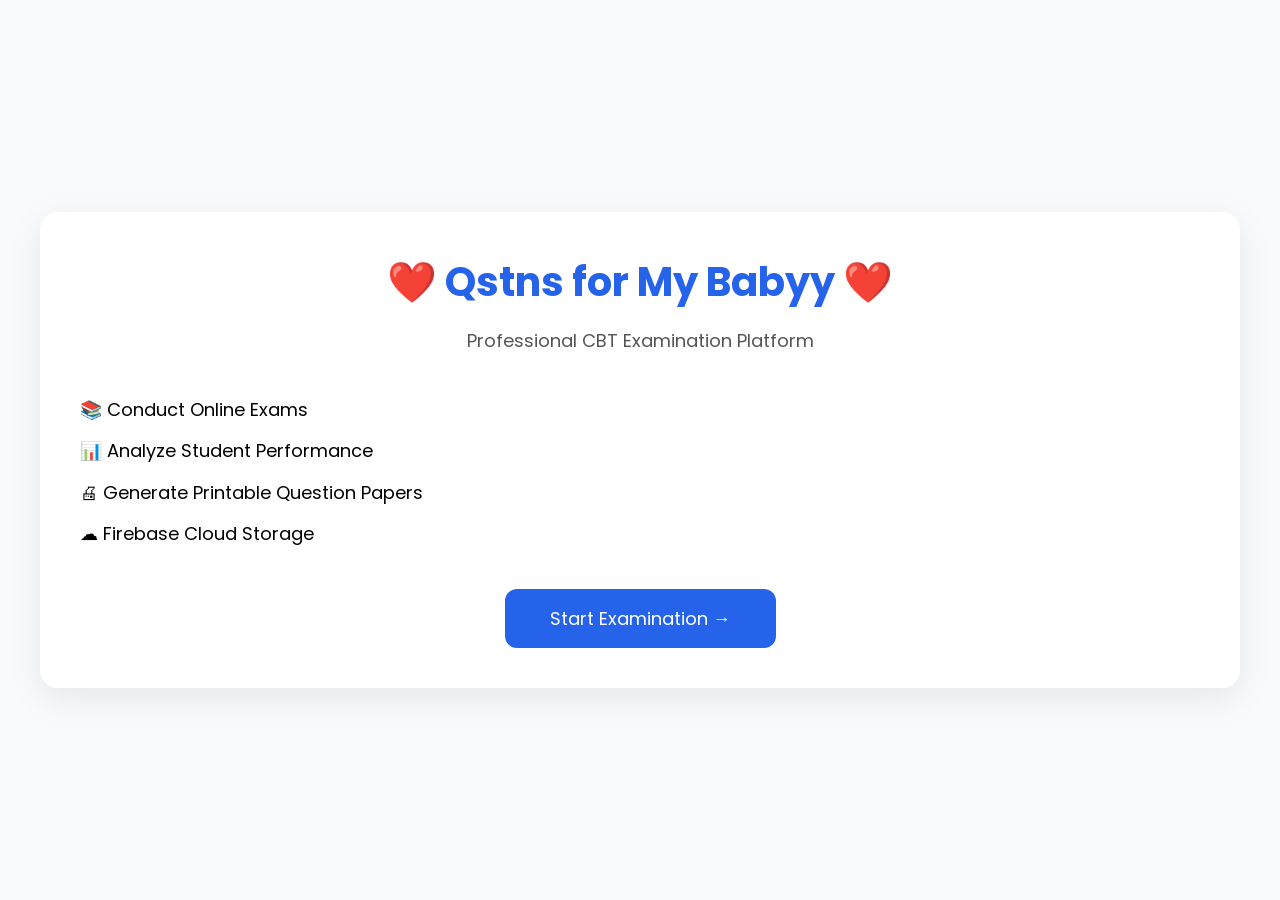
<file: index.html>
<!DOCTYPE html>
<html lang="en">

<head>

    <meta charset="UTF-8">
    <meta name="viewport" content="width=device-width, initial-scale=1.0">

    <title>Qstns for My Babyy ❤️</title>

    <link rel="stylesheet" href="css/style.css">

    <link rel="preconnect" href="https://fonts.googleapis.com">

    <link rel="preconnect" href="https://fonts.gstatic.com" crossorigin>

    <link href="https://fonts.googleapis.com/css2?family=Poppins:wght@300;400;500;600;700&display=swap" rel="stylesheet">

</head>

<body>

<div class="container">

    <div class="card">

        <h1>❤️ Qstns for My Babyy ❤️</h1>

        <p class="tagline">

            Professional CBT Examination Platform

        </p>

        <div class="features">

            <div>📚 Conduct Online Exams</div>

            <div>📊 Analyze Student Performance</div>

            <div>🖨 Generate Printable Question Papers</div>

            <div>☁ Firebase Cloud Storage</div>

        </div>

        <a href="student/login.html">

            <button>

                Start Examination →

            </button>

        </a>

    </div>

</div>

</body>

</html>
</file>
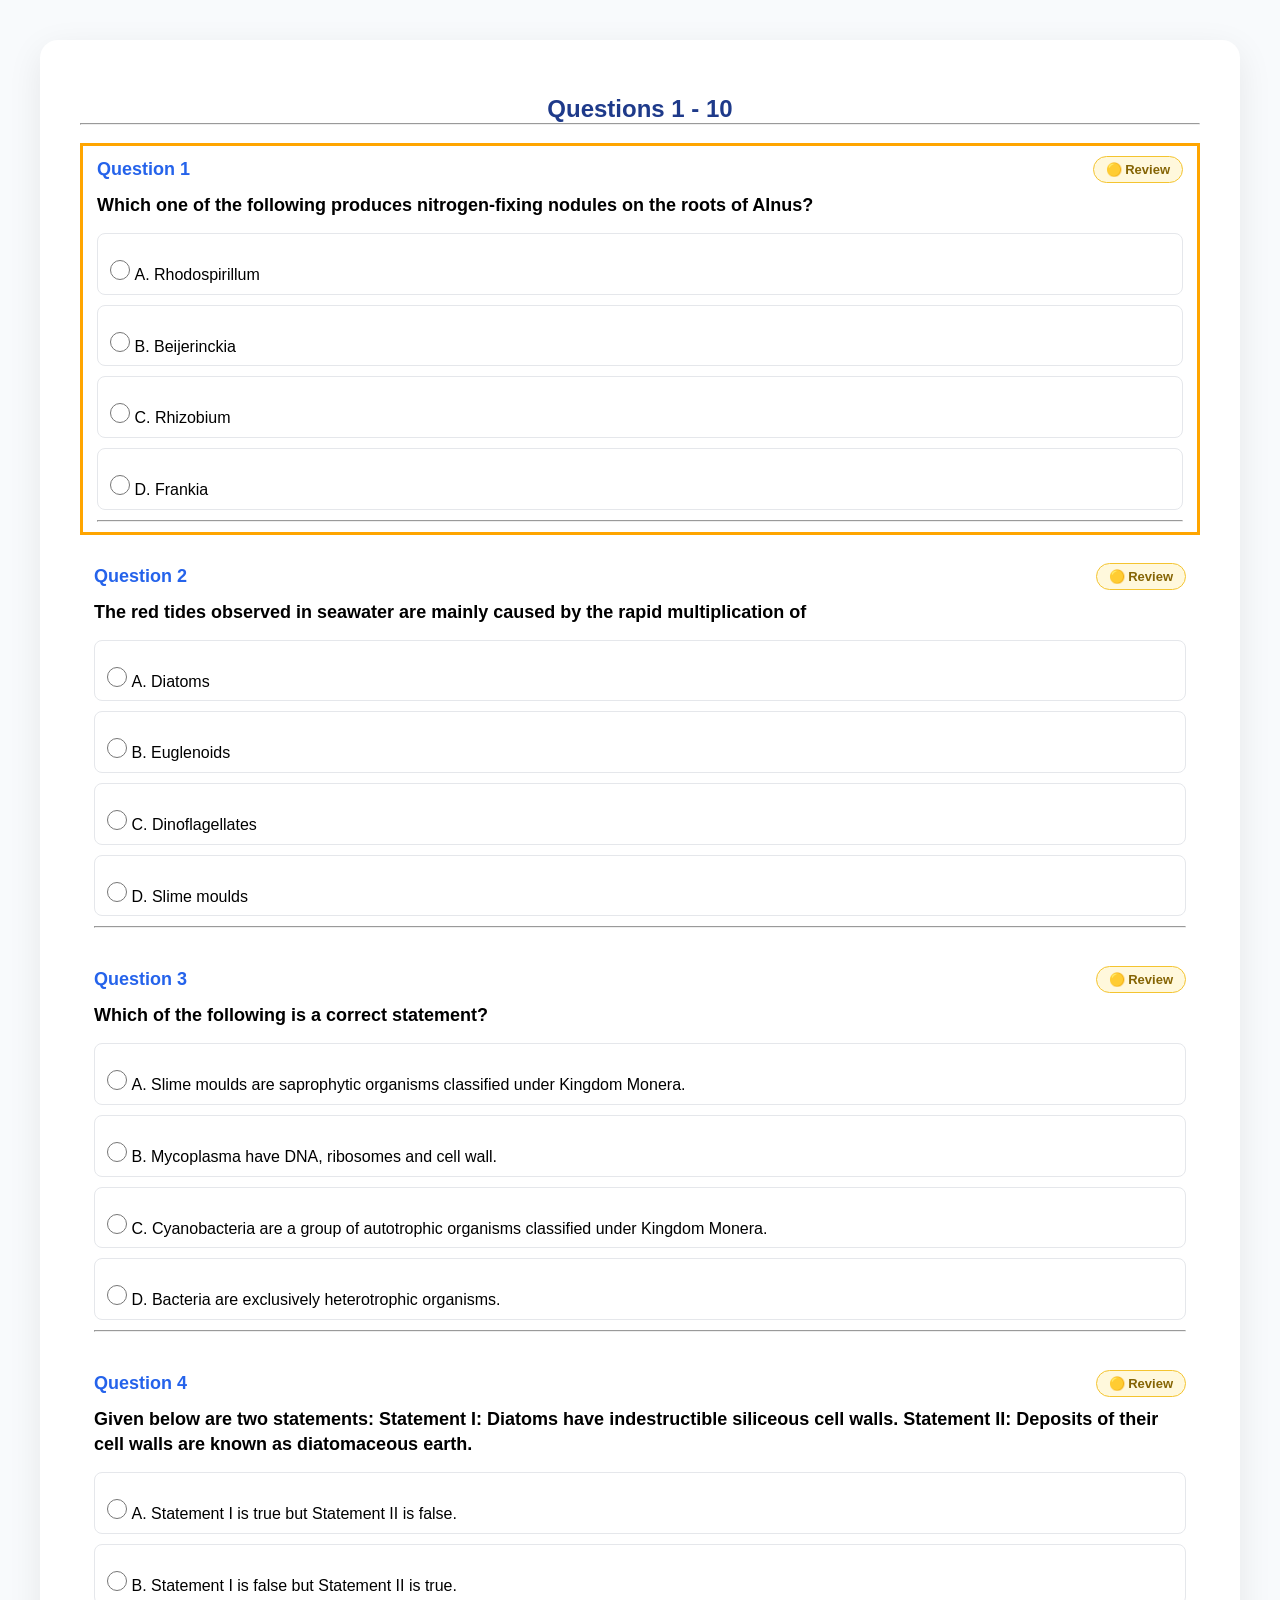
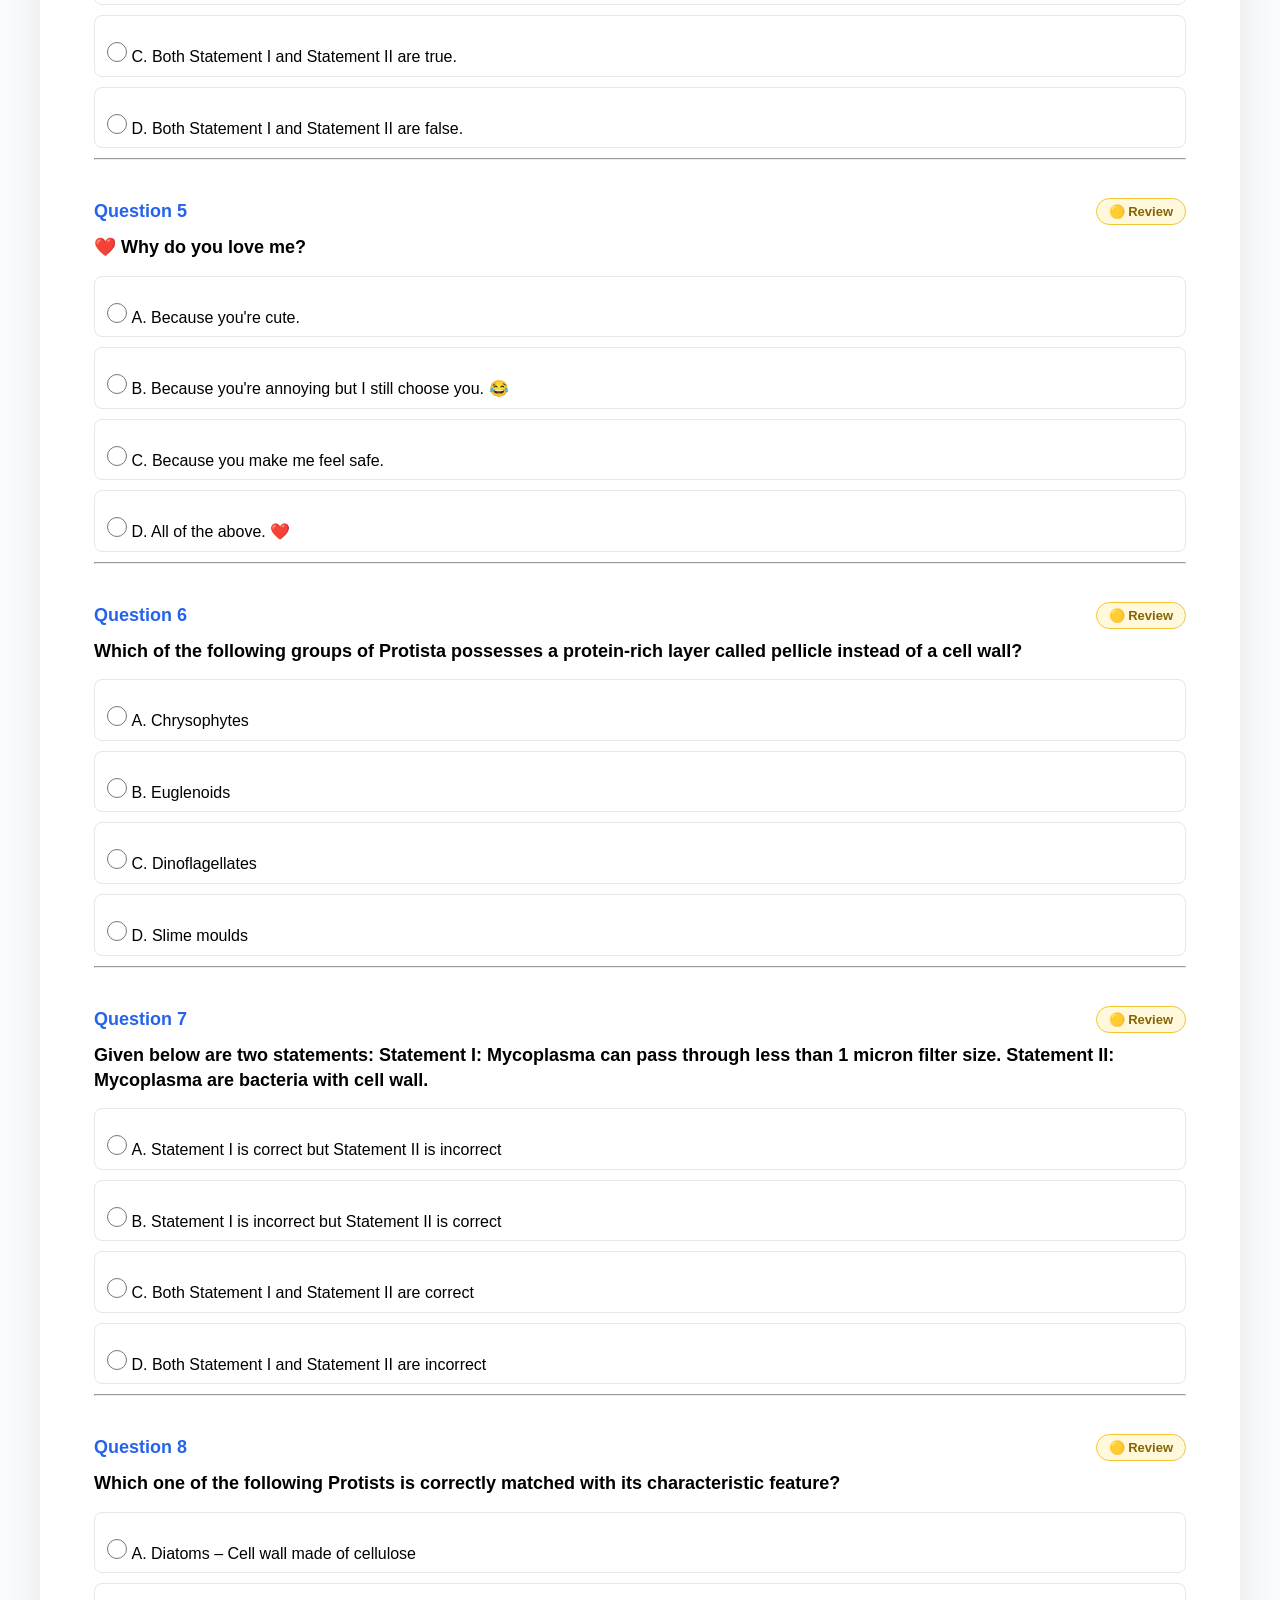
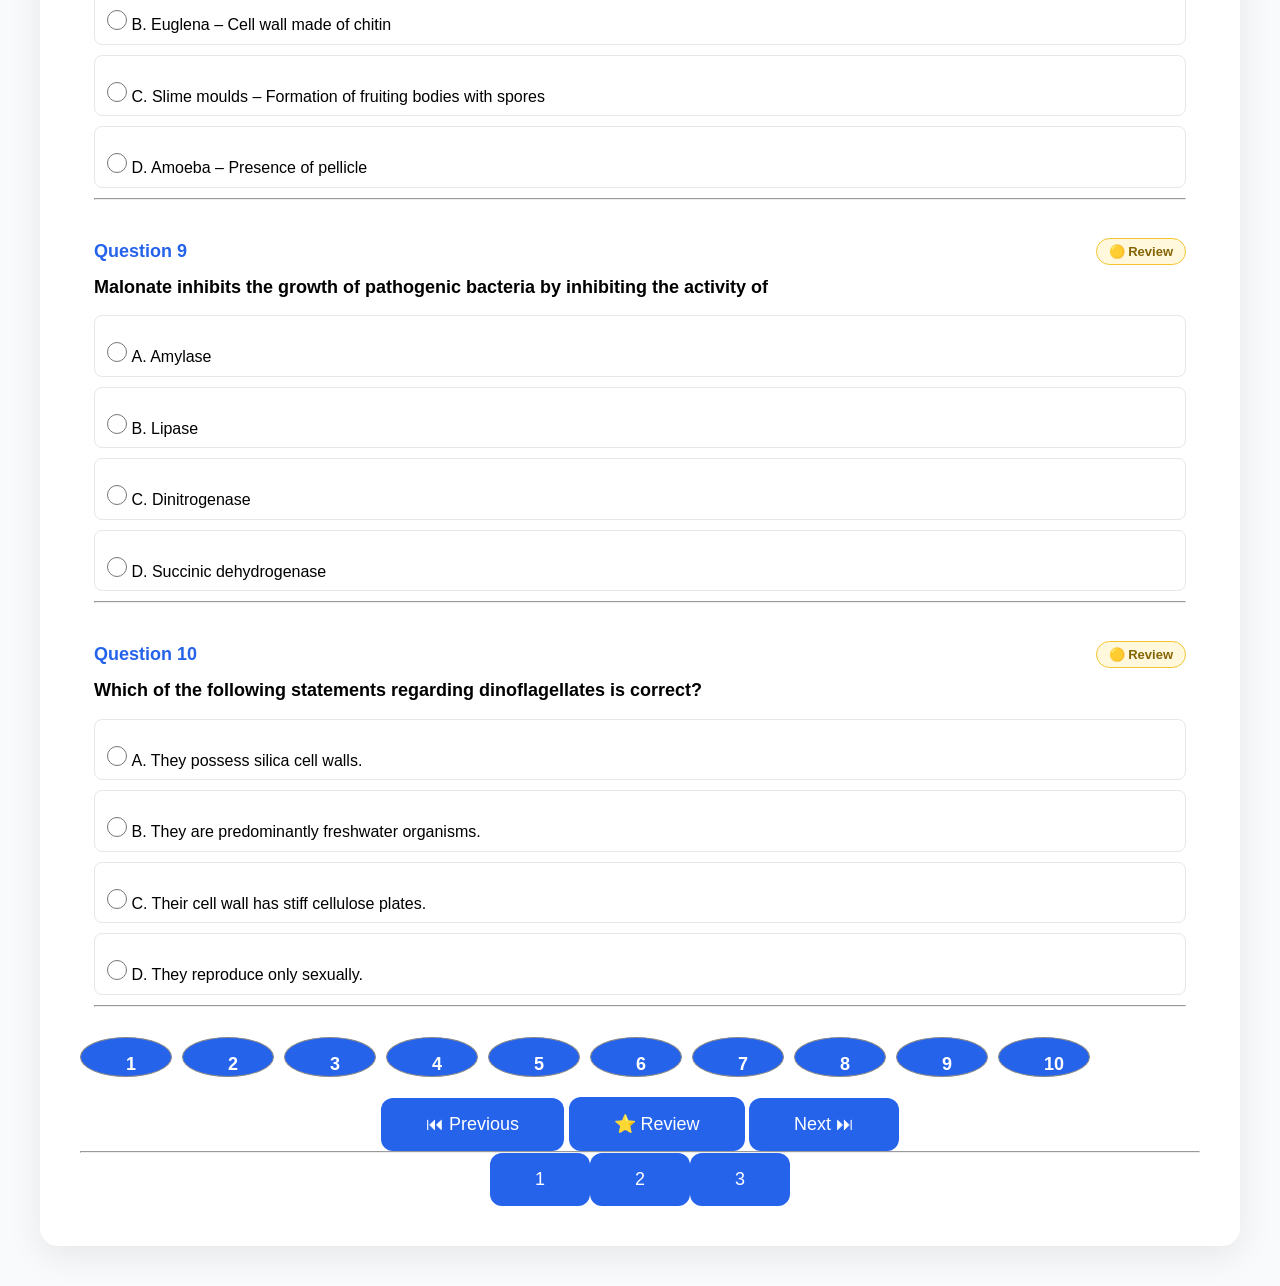
<file: student/exam.html>
<!DOCTYPE html>
<html lang="en">

<head>

    <meta charset="UTF-8">

    <meta name="viewport"
          content="width=device-width, initial-scale=1.0">

    <title>Exam</title>

    <link rel="stylesheet"
          href="../css/style.css">

</head>

<body>

<div class="container">

    <div class="card">

        <h2 id="pageTitle">

            Questions 1 - 10

        </h2>

        <hr>

        <div id="questionsContainer">

        </div>

        <div id="questionPalette" class="question-palette"></div>

        <div class="navigation">

            <button id="prevBtn">

                ⏮ Previous

            </button>

            <button id="reviewBtn">

                ⭐ Review

            </button>
            
    

            <button id="nextBtn">

    Next ⏭

</button>

<button id="submitBtn" style="display:none;">

    ✅ Submit Exam

</button>

        </div>

        <hr>

        <div id="pagePalette">

        </div>

    </div>

</div>

<script type="module" src="../js/exam.js"></script>

</body>

</html>
</file>
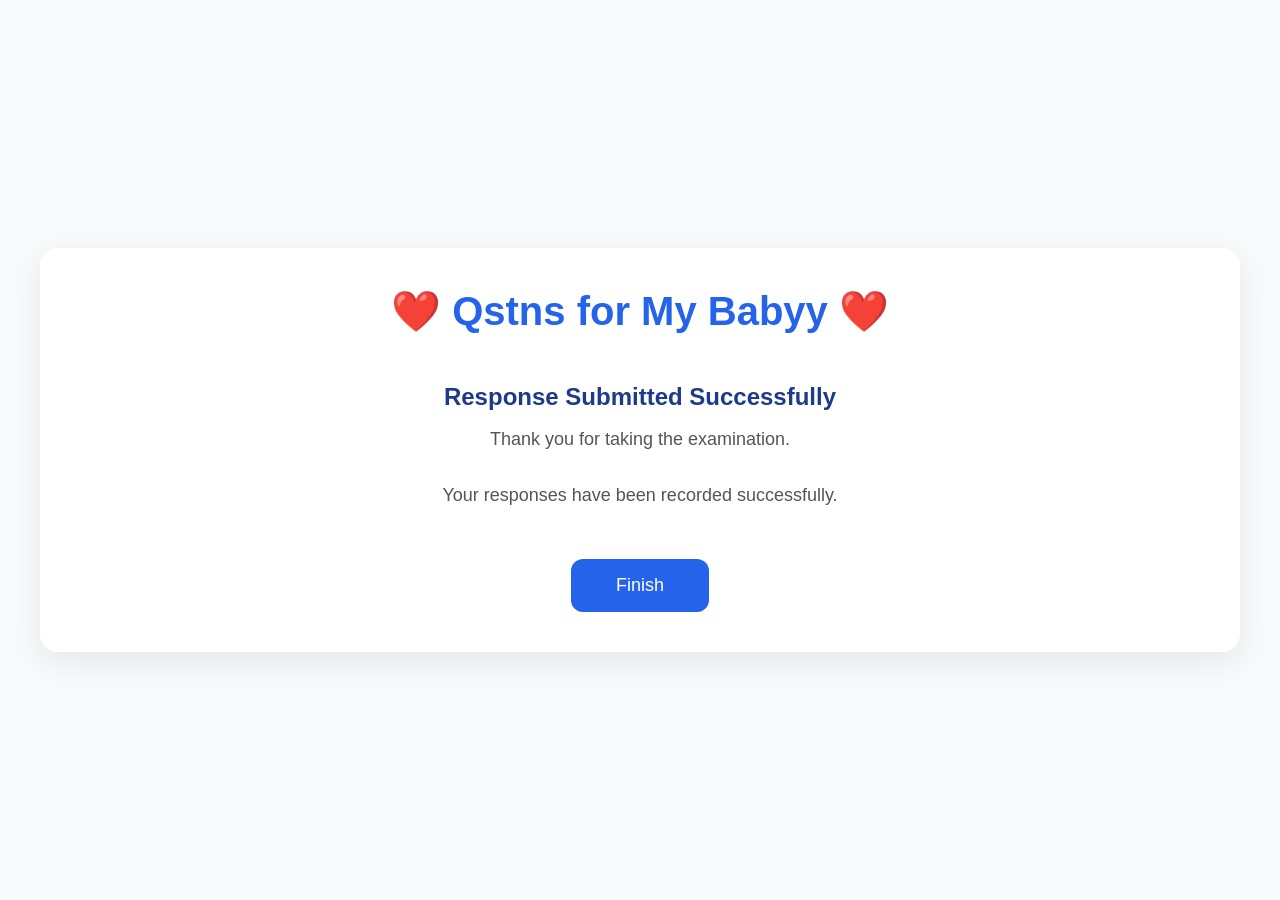
<file: student/thankyou.html>
<!DOCTYPE html>
<html lang="en">

<head>

<meta charset="UTF-8">

<meta name="viewport" content="width=device-width, initial-scale=1.0">

<title>Thank You</title>

<link rel="stylesheet" href="../css/style.css">

</head>

<body>

<div class="container">

    <div class="card">

        <h1>❤️ Qstns for My Babyy ❤️</h1>

        <br>

        <h2>Response Submitted Successfully</h2>

        <br>

        <p class="tagline">

            Thank you for taking the examination.

        </p>

        <p class="tagline">

            Your responses have been recorded successfully.

        </p>

        <br>

        <button onclick="window.location.href='../index.html'">

            Finish

        </button>

    </div>

</div>

</body>

</html>
</file>
<file: css/style.css>
*{

    margin:0;
    padding:0;
    box-sizing:border-box;
    font-family:'Poppins',sans-serif;

}

body{

    background:#f8fafc;

    display:flex;

    justify-content:center;

    align-items:center;

    min-height:100vh;

}

.container{

    width:95%;
    max-width:1200px;

    margin:40px auto;

    background:#fff;

    border-radius:18px;

    padding:40px;

    box-shadow:0 10px 35px rgba(0,0,0,.08);
    text-align:center;

}

/* .card{

    width:650px;

    background:white;

    border-radius:20px;

    padding:50px;

    box-shadow:0 10px 35px rgba(0,0,0,.1);

    text-align:center;

} */

h1{

    color:#2563eb;

    margin-bottom:15px;

    font-size:40px;

}

.tagline{

    color:#555;

    font-size:18px;

    margin-bottom:35px;

}

.features{

    text-align:left;

    margin:35px 0;

    line-height:2.3;

    font-size:18px;

}

button{

    background:#2563eb;

    color:white;

    border:none;

    padding:16px 45px;

    border-radius:12px;

    cursor:pointer;

    font-size:18px;

    transition:.3s;

}

button:hover{

    background:#1e3a8a;

    transform:translateY(-3px);

}
h2{

margin-top:15px;

color:#1e3a8a;

}

input{

width:100%;

padding:15px;

margin-top:18px;

border:1px solid #d1d5db;

border-radius:10px;

font-size:16px;

outline:none;

transition:.3s;

}

input:focus{

border-color:#2563eb;

box-shadow:0 0 6px rgba(37,99,235,.3);

}

#loginBtn{

margin-top:30px;

width:100%;

}
.questionCard{

    text-align:left;

    margin-top:18px;
    padding:10px 14px;

}

.questionHeader h3{

    color:#2563eb;

    margin:0;

    font-size:18px;

}

.questionCard p{

    font-weight:600;

    margin-bottom:15px;

}

.questionCard label{

    display:block;

    margin-bottom:10px;

    cursor:pointer;

}
.question-palette{

    display:flex;

    flex-wrap:wrap;

    gap:10px;

    margin:20px 0;

}

.question-palette button{

    width:40px;

    height:40px;

    border-radius:50%;

    border:1px solid #888;

    cursor:pointer;

    font-weight:bold;

}
.option{

    display:flex;

    align-items:center;

    gap:10px;

    padding:8px 12px;

    margin:6px 0;

    border:1px solid #e5e7eb;

    border-radius:8px;

    cursor:pointer;

    transition:.2s;

    background:white;

}
.option input[type="radio"]{

    width:20px;

    height:20px;

    accent-color:#0d6efd;

    cursor:pointer;

    flex-shrink:0;

}
.option span{

    font-size:16px;

    font-weight:500;

    line-height:1.35;

}
.option:hover{

    background:#f5f9ff;

    border-color:#0d6efd;

    transform:translateX(4px);

}
.option:has(input[type="radio"]:checked){

    background:#eaf3ff;

    border:2px solid #0d6efd;

    box-shadow:0 0 10px rgba(13,110,253,.15);

}
.questionText{

    font-size:18px;

    font-weight:600;

    line-height:1.4;

    margin-bottom:12px;

}
.questionHeader{

    display:flex;

    justify-content:space-between;

    align-items:center;

    margin-bottom:10px;

}
.reviewBtn{

    all:unset;

    background:#fff8dc;

    color:#856404;

    border:1px solid #f4c430;

    border-radius:20px;

    padding:5px 12px;

    font-size:13px;

    font-weight:600;

    cursor:pointer;

    transition:.2s;

}
.reviewBtn:hover{

    background:#ffe082;

}
.reviewBtn.active{

    background:#ffe082;

    border-color:#f4c430;

}
.reviewCard{

    background:white;

    border:1px solid #dbe4f0;

    border-radius:12px;

    padding:18px;

    margin:16px 0;

    box-shadow:0 2px 8px rgba(0,0,0,.06);

}
.reviewTop{

    margin-bottom:14px;

}.reviewMiddle{

    margin-bottom:18px;

    font-size:17px;

}.selectedAnswer{

    color:#16a34a;

    font-weight:600;

}.notAnswered{

    color:#dc2626;

    font-weight:600;

}.openQuestion{

    float:right;

    padding:10px 18px;

    font-size:15px;

}
.reviewActions{

    display:grid;

    grid-template-columns:1fr 1fr;

    gap:18px;

    margin:30px auto;

    width:700px;

    max-width:100%;

}

.reviewActions button{

    width:100%;

}

.reviewActions button:last-child{

    grid-column:1 / 3;

    width:50%;

    justify-self:center;

}
.bottomButtons{

    display:flex;

    justify-content:space-between;

    gap:20px;

    margin-top:40px;

}

.bottomButtons button{

    flex:1;

}
.summaryGrid{

    display:grid;

    grid-template-columns:repeat(4,1fr);

    gap:20px;

    margin:35px 0;

}

.summaryBox{

    padding:25px;

    border-radius:15px;

    color:white;

    text-align:center;

}

.summaryBox h3{

    margin-bottom:10px;

    font-size:18px;

}

.summaryBox h1{

    font-size:42px;

    margin:0;

    color:white;

}

.answeredBox{

    background:#16a34a;

}

.unansweredBox{

    background:#dc2626;

}

.reviewBox{

    background:#d97706;

}

.totalBox{

    background:#2563eb;

}
#omrContent{

    display:grid;

    grid-template-columns:repeat(2,1fr);

    gap:15px;

    margin-top:30px;

}

.omrRow{

    display:flex;

    align-items:center;

    gap:10px;

    padding:12px;

    background:#f8fafc;

    border-radius:10px;

}

.omrNumber{

    width:40px;

    font-weight:bold;

}

.omrBubble{

    width:35px;

    height:35px;

    border-radius:50%;

    border:2px solid #2563eb;

    display:flex;

    justify-content:center;

    align-items:center;

    font-weight:bold;

}

.selectedBubble{

    background:#2563eb;

    color:white;

}
/* ==============================
   MOBILE RESPONSIVE
============================== */

@media (max-width:768px){.container{

    width:100%;

    max-width:100%;

    margin:0;

    padding:15px;

    border-radius:0;

}

.questionCard{

    padding:8px;

}

.questionText{

    font-size:20px;

}

.option{

    width:100%;

    padding:14px;

}

.question-palette{

    display:grid;

    grid-template-columns:repeat(5,1fr);

    gap:8px;

    margin-top:20px;

}

.question-palette button{

    width:100%;

    height:52px;

    border-radius:10px;

    font-size:18px;

}}
</file>
